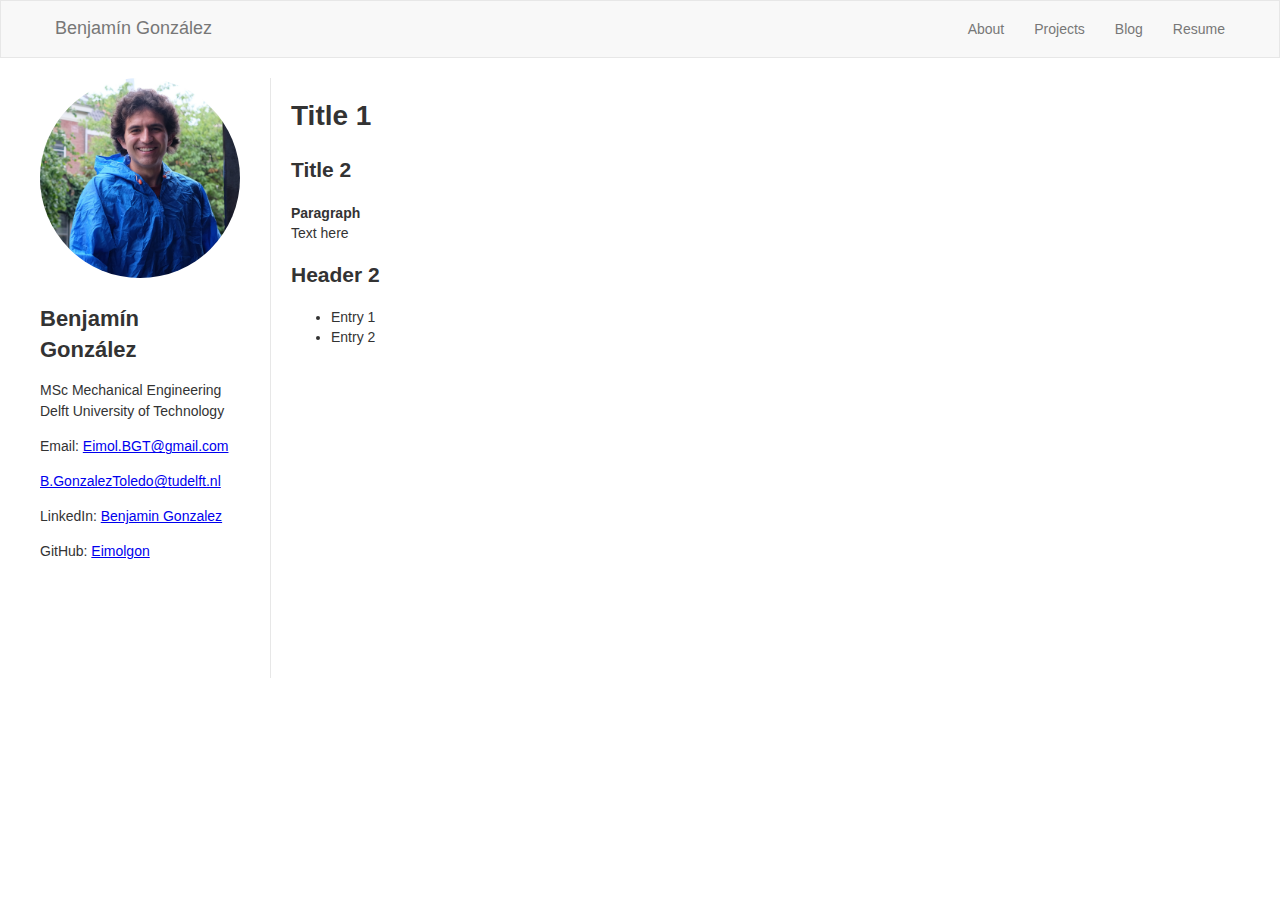
<file: index.html>
<!DOCTYPE html>
<html>
    <meta charset="UTF-8">
    <meta name="viewport" content="width=device-width, initial-scale=1">

    <head>
        <link rel="stylesheet" href="style.css">
    </head>

    <body>
        <nav class="navbar">
            <div class="navbar-inner">
                <a href="index.html" class="navbar-brand"> Benjamín González </a>
                <ul class="navbar-nav">
                    <li><a href="pages/about.html"> About </a></li>
                    <li><a href="pages/projects.html"> Projects </a></li>
                    <li><a href="pages/blog.html"> Blog </a></li>
                    <li><a href="pages/cv.html"> Resume </a></li>
                </ul>
            </div>
        </nav>
        
        <div class="page-container">
            <!-- Left Sidebar (smaller version) -->
            <div class="sidebar">
                <img src="assets/DSCF6290-cut.JPG" alt="Profile Picture">
                <h1> Benjamín González</h1>
                <p>MSc Mechanical Engineering<br>Delft University of Technology</p>
                <p>Email: <a href="mailto:eimol.bgt@gmail.com"> Eimol.BGT@gmail.com </a></p>
                <p><a href="mailto:b.gonzaleztoledo@tudelft.nl"> B.GonzalezToledo@tudelft.nl </a></p>
                <p>LinkedIn: <a href="https://www.linkedin.com/in/eimolgonzalez/"> Benjamin Gonzalez </a></p>
                <p>GitHub: <a href="https://github.com/Eimolgon"> Eimolgon </a></p>
            </div>
    
            <!-- Main Content Area -->
            <div class="main-content">
                <h1> Title 1 </h1>
                <h2> Title 2 </h2>
                <p><strong> Paragraph </strong><br>
                Text here

                <h2> Header 2 </h2>
                <ul>
                    <li> Entry 1 </li>
                    <li> Entry 2</li>
                </ul>
   

            </div>
        </div>
    </body>
</html>
</file>
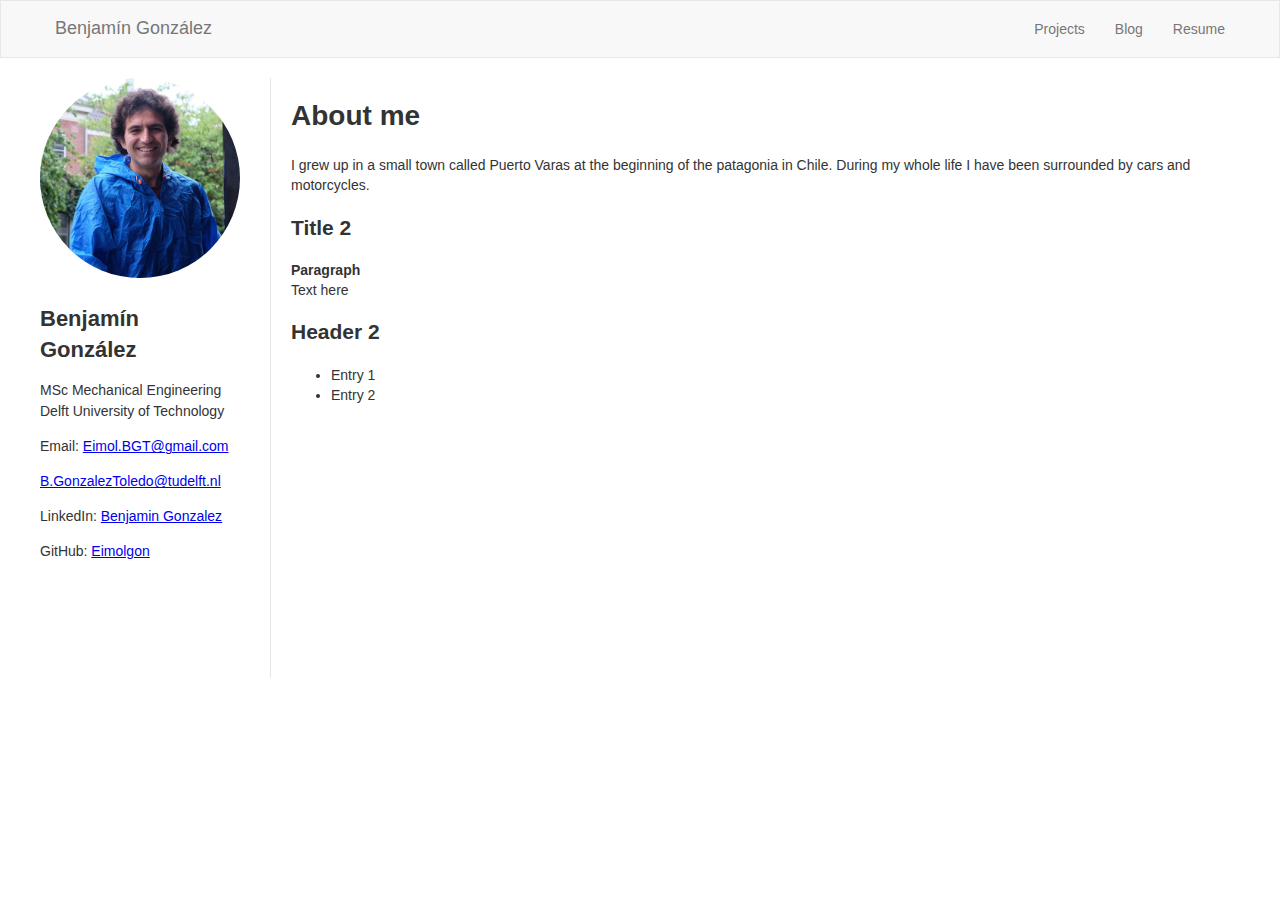
<file: pages/about.html>
<!DOCTYPE html>
<html>
    <meta charset="UTF-8">
    <meta name="viewport" content="width=device-width, initial-scale=1">

    <head>
        <link rel="stylesheet" href="../style.css">
    </head>

    <body>
        <nav class="navbar">
            <div class="navbar-inner">
                <a href="../index.html" class="navbar-brand"> Benjamín González </a>
                <ul class="navbar-nav">
                    <li><a href="../pages/projects.html"> Projects </a></li>
                    <li><a href="../pages/blog.html"> Blog </a></li>
                    <li><a href="../pages/cv.html"> Resume </a></li>
                </ul>
            </div>
        </nav>
        
        <div class="page-container">
            <!-- Left Sidebar (smaller version) -->
            <div class="sidebar">
                <img src="../assets/DSCF6290-cut.JPG" alt="Profile Picture">
                <h1> Benjamín González</h1>
                <p>MSc Mechanical Engineering<br>Delft University of Technology</p>
                <p>Email: <a href="mailto:eimol.bgt@gmail.com"> Eimol.BGT@gmail.com </a></p>
                <p><a href="mailto:b.gonzaleztoledo@tudelft.nl"> B.GonzalezToledo@tudelft.nl </a></p>
                <p>LinkedIn: <a href="https://www.linkedin.com/in/eimolgonzalez/"> Benjamin Gonzalez </a></p>
                <p>GitHub: <a href="https://github.com/Eimolgon"> Eimolgon </a></p>
            </div>
    
            <!-- Main Content Area -->
            <div class="main-content">
                <h1> About me </h1>
                <p>
                    I grew up in a small town called Puerto Varas at the beginning of the patagonia in Chile. During my whole life I have been surrounded by 
                    cars and motorcycles. 
                </p>
                <h2> Title 2 </h2>
                <p><strong> Paragraph </strong><br>
                Text here

                <h2> Header 2 </h2>
                <ul>
                    <li> Entry 1 </li>
                    <li> Entry 2</li>
                </ul>
   

            </div>
        </div>
    </body>
</html>
</file>
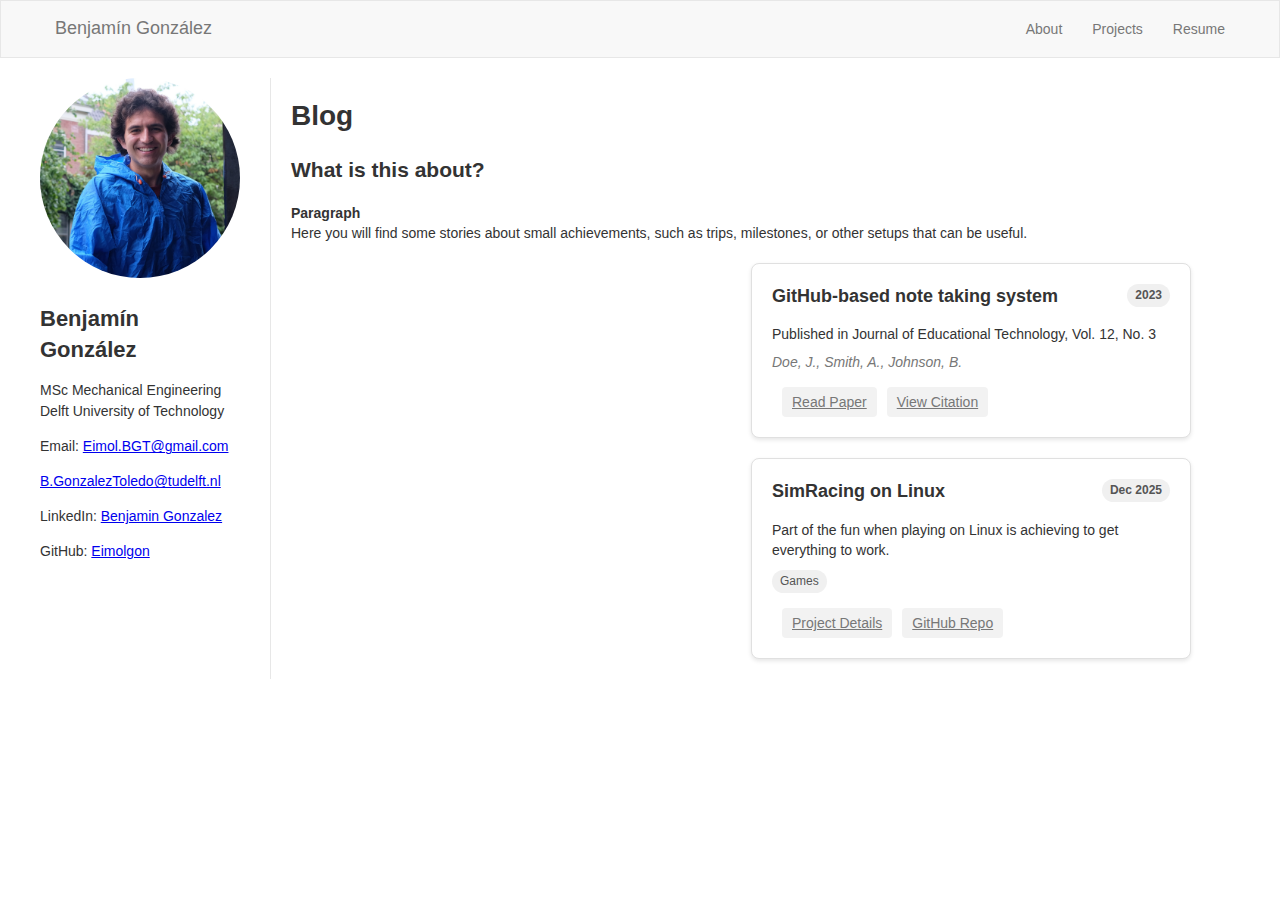
<file: pages/blog.html>
<!DOCTYPE html>
<html>
    <meta charset="UTF-8">
    <meta name="viewport" content="width=device-width, initial-scale=1">

    <head>
        <link rel="stylesheet" href="../style.css">
    </head>

    <body>
        <nav class="navbar">
            <div class="navbar-inner">
                <a href="../index.html" class="navbar-brand"> Benjamín González </a>
                <ul class="navbar-nav">
                    <li><a href="../pages/about.html"> About </a></li>
                    <li><a href="../pages/projects.html"> Projects </a></li>
                    <li><a href="../pages/cv.html"> Resume </a></li>
                </ul>
            </div>
        </nav>
        
        <div class="page-container">
            <!-- Left Sidebar (smaller version) -->
            <div class="sidebar">
                <img src="../assets/DSCF6290-cut.JPG" alt="Profile Picture">
                <h1> Benjamín González</h1>
                <p>MSc Mechanical Engineering<br>Delft University of Technology</p>
                <p>Email: <a href="mailto:eimol.bgt@gmail.com"> Eimol.BGT@gmail.com </a></p>
                <p><a href="mailto:b.gonzaleztoledo@tudelft.nl"> B.GonzalezToledo@tudelft.nl </a></p>
                <p>LinkedIn: <a href="https://www.linkedin.com/in/eimolgonzalez/"> Benjamin Gonzalez </a></p>
                <p>GitHub: <a href="https://github.com/Eimolgon"> Eimolgon </a></p>
            </div>
    
            <!-- Main Content Area -->
            <div class="main-content">
                <h1> Blog </h1>
                <h2> What is this about? </h2>
                <p><strong> Paragraph </strong><br>
                Here you will find some stories about small achievements, such as trips, milestones,
                or other setups that can be useful.

                
                <!-- Cards Container -->
                <div class="cards-container">

                    <a href="blog/note-taking.html" class="card-link-wrapper">
                        <div class="card">
                            <div class="card-header">
                                <h3>GitHub-based note taking system</h3>
                                <span class="card-year">2023</span>
                            </div>
                            <div class="card-content">
                                <p>Published in Journal of Educational Technology, Vol. 12, No. 3</p>
                                <p class="card-authors">Doe, J., Smith, A., Johnson, B.</p>
                            </div>
                            <div class="card-footer">
                            <a href="#" class="card-link">Read Paper</a>
                            <a href="#" class="card-link">View Citation</a>
                            </div>
                        </div>
                    </a>


                    <a href="blog/simracing-setup.html" class="card-link-wrapper">
                        <div class="card">
                            <div class="card-header">
                                <h3>SimRacing on Linux</h3>
                                <span class="card-year">Dec 2025</span>
                            </div>
                            <div class="card-content">
                                <p>Part of the fun when playing on Linux is achieving to get everything to work.</p>
                                <div class="card-tags">
                                    <span class="tag">Games</span>
                                </div>
                            </div>
                            <div class="card-footer">
                                <a href="#" class="card-link">Project Details</a>
                                <a href="#" class="card-link">GitHub Repo</a>
                            </div>
                        </div>
                    </a>

                </div>
                
            </div>
        </div>
    </body>
</html>
</file>
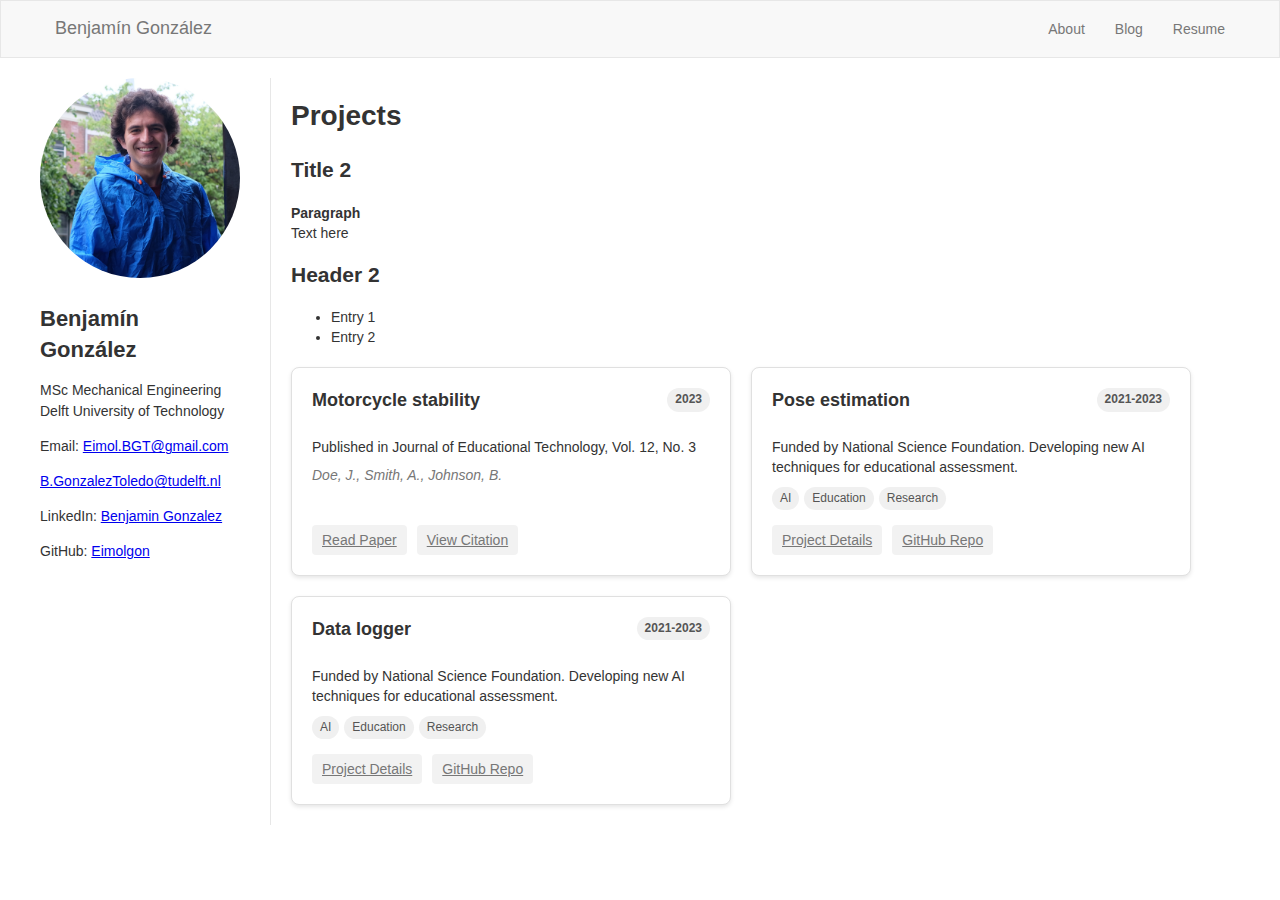
<file: pages/projects.html>
<!DOCTYPE html>
<html>
    <meta charset="UTF-8">
    <meta name="viewport" content="width=device-width, initial-scale=1">

    <head>
        <link rel="stylesheet" href="../style.css">
    </head>

    <body>
        <nav class="navbar">
            <div class="navbar-inner">
                <a href="../index.html" class="navbar-brand"> Benjamín González </a>
                <ul class="navbar-nav">
                    <li><a href="../pages/about.html"> About </a></li>
                    <li><a href="../pages/blog.html"> Blog </a></li>
                    <li><a href="../pages/cv.html"> Resume </a></li>
                </ul>
            </div>
        </nav>
        
        <div class="page-container">
            <!-- Left Sidebar (smaller version) -->
            <div class="sidebar">
                <img src="../assets/DSCF6290-cut.JPG" alt="Profile Picture">
                <h1> Benjamín González</h1>
                <p>MSc Mechanical Engineering<br>Delft University of Technology</p>
                <p>Email: <a href="mailto:eimol.bgt@gmail.com"> Eimol.BGT@gmail.com </a></p>
                <p><a href="mailto:b.gonzaleztoledo@tudelft.nl"> B.GonzalezToledo@tudelft.nl </a></p>
                <p>LinkedIn: <a href="https://www.linkedin.com/in/eimolgonzalez/"> Benjamin Gonzalez </a></p>
                <p>GitHub: <a href="https://github.com/Eimolgon"> Eimolgon </a></p>
            </div>
    
            <!-- Main Content Area -->
            <div class="main-content">
                <h1> Projects </h1>
                <h2> Title 2 </h2>
                <p><strong> Paragraph </strong><br>
                Text here

                <h2> Header 2 </h2>
                <ul>
                    <li> Entry 1 </li>
                    <li> Entry 2</li>
                </ul>
                
                <!-- Cards Container -->
                <div class="cards-container">
                <!-- Publication Card Example -->
                    <div class="card">
                        <div class="card-header">
                            <h3>Motorcycle stability</h3>
                            <span class="card-year">2023</span>
                        </div>
                        <div class="card-content">
                            <p>Published in Journal of Educational Technology, Vol. 12, No. 3</p>
                            <p class="card-authors">Doe, J., Smith, A., Johnson, B.</p>
                        </div>
                        <div class="card-footer">
                        <a href="#" class="card-link">Read Paper</a>
                        <a href="#" class="card-link">View Citation</a>
                        </div>
                    </div>

                <!-- Project Card Example -->
                    <div class="card">
                        <div class="card-header">
                            <h3>Pose estimation</h3>
                            <span class="card-year">2021-2023</span>
                        </div>
                        <div class="card-content">
                            <p>Funded by National Science Foundation. Developing new AI techniques for educational assessment.</p>
                            <div class="card-tags">
                                <span class="tag">AI</span>
                                <span class="tag">Education</span>
                                <span class="tag">Research</span>
                            </div>
                        </div>
                        <div class="card-footer">
                            <a href="#" class="card-link">Project Details</a>
                            <a href="#" class="card-link">GitHub Repo</a>
                        </div>
                    </div>

                    <div class="card">
                        <div class="card-header">
                            <h3>Data logger</h3>
                            <span class="card-year">2021-2023</span>
                        </div>
                        <div class="card-content">
                            <p>Funded by National Science Foundation. Developing new AI techniques for educational assessment.</p>
                            <div class="card-tags">
                                <span class="tag">AI</span>
                                <span class="tag">Education</span>
                                <span class="tag">Research</span>
                            </div>
                        </div>
                        <div class="card-footer">
                            <a href="#" class="card-link">Project Details</a>
                            <a href="#" class="card-link">GitHub Repo</a>
                        </div>
                    </div>

                </div>
        </div>
    </body>
</html>
</file>
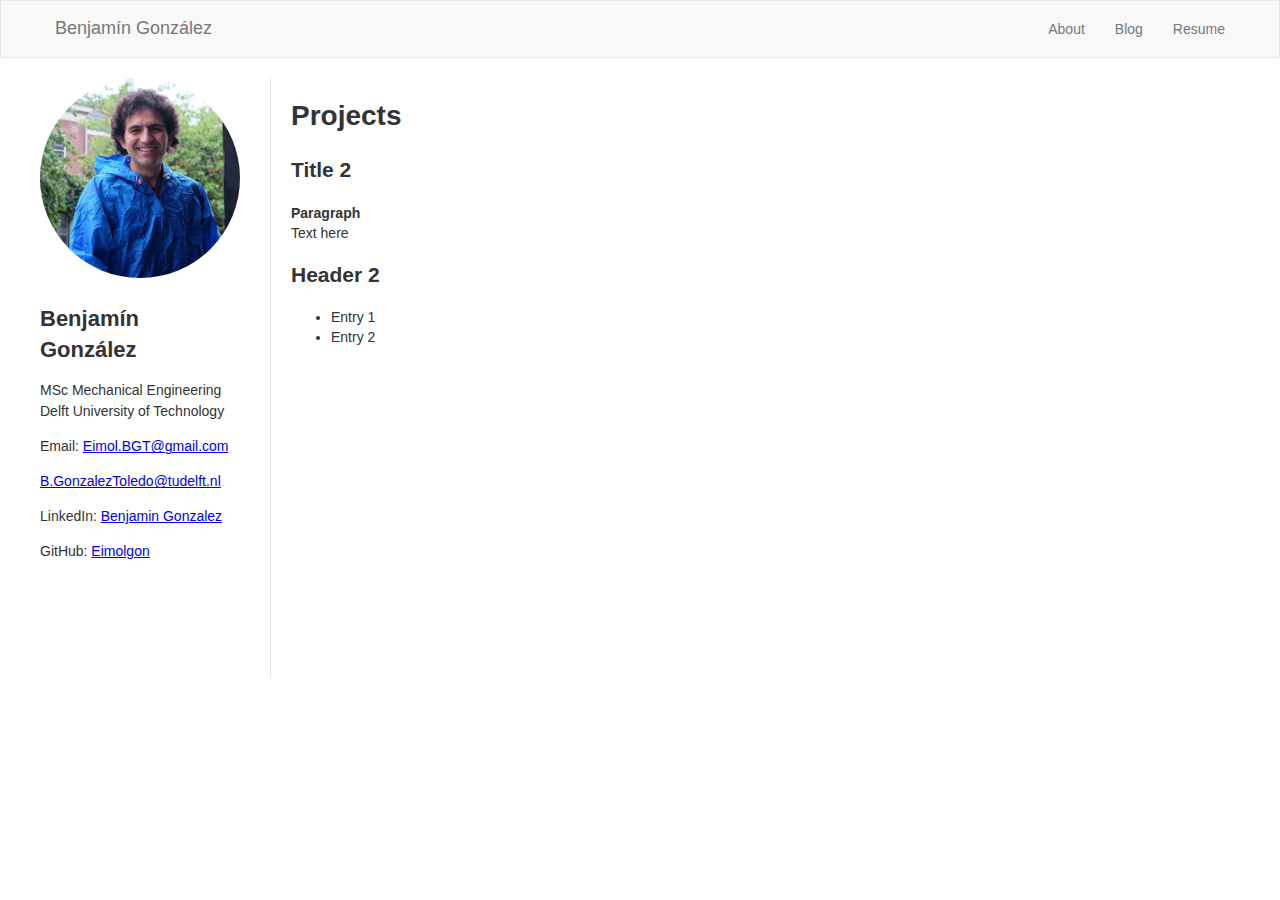
<file: pages/blog/blog_template.html>
<!DOCTYPE html>
<html>
    <meta charset="UTF-8">
    <meta name="viewport" content="width=device-width, initial-scale=1">

    <head>
        <link rel="stylesheet" href="../../style.css">
    </head>

    <body>
        <nav class="navbar">
            <div class="navbar-inner">
                <a href="../../index.html" class="navbar-brand"> Benjamín González </a>
                <ul class="navbar-nav">
                    <li><a href="../about.html"> About </a></li>
                    <li><a href="../blog.html"> Blog </a></li>
                    <li><a href="../cv.html"> Resume </a></li>
                </ul>
            </div>
        </nav>
        
        <div class="page-container">
            <!-- Left Sidebar (smaller version) -->
            <div class="sidebar">
                <img src="../../assets/DSCF6290-cut.JPG" alt="Profile Picture">
                <h1> Benjamín González</h1>
                <p>MSc Mechanical Engineering<br>Delft University of Technology</p>
                <p>Email: <a href="mailto:eimol.bgt@gmail.com"> Eimol.BGT@gmail.com </a></p>
                <p><a href="mailto:b.gonzaleztoledo@tudelft.nl"> B.GonzalezToledo@tudelft.nl </a></p>
                <p>LinkedIn: <a href="https://www.linkedin.com/in/eimolgonzalez/"> Benjamin Gonzalez </a></p>
                <p>GitHub: <a href="https://github.com/Eimolgon"> Eimolgon </a></p>
            </div>
    
            <!-- Main Content Area -->
            <div class="main-content">
                <h1> Projects </h1>
                <h2> Title 2 </h2>
                <p><strong> Paragraph </strong><br>
                Text here

                <h2> Header 2 </h2>
                <ul>
                    <li> Entry 1 </li>
                    <li> Entry 2</li>
                </ul>
   

            </div>
        </div>
    </body>
</html>
</file>
<file: style.css>
body {
    margin: 0;
    font-family: "Helvetica Neue", Helvetica, Arial, sans-serif;
    font-size: 14px;
    line-height: 1.42857143;
    color: #333;
    background-color: #fff;
}

/* Navigation Bar */
.navbar {
    border: 1px solid #e7e7e7;
    background-color: #f8f8f8;
    min-height: 50px;
    margin-bottom: 20px;
}

.navbar-inner {
    width: 100%;
    max-width: 1200px;
    margin: 0 auto;
    padding: 0 15px;
    display: flex;
    justify-content: space-between;
    align-items: center;
}

.navbar-brand {
    color: #777;
    font-size: 18px;
    padding: 15px;
    text-decoration: none;
}

.navbar-nav {
    display: flex;
    list-style: none;
    margin: 0;
    padding: 0;
}

.navbar-nav li a {
    color: #777;
    text-decoration: none;
    padding: 15px;
    display: block;
}

.navbar-nav li a:hover {
    color: #333;
    background-color: transparent;
}

.navbar-nav li a {
    position: relative; /* Needed for absolute positioning of the underline */
}

.navbar-nav li a:hover::after {
    content: '';
    position: absolute;
    width: 100%;
    height: 2px;
    bottom: 0;
    left: 0;
    background-color: #999;
}


.active a {
    color: #555 !important;
    background-color: #e7e7e7 !important;
}

/* Page Layout */
.page-container {
    max-width: 1200px;
    margin: 0 auto;
    padding: 0 15px;
    display: flex;
}

/* Sidebar - made smaller than original */
.sidebar {
    width: 200px; /* Reduced from original */
    padding-right: 30px;
    float: left;
}

.sidebar img {
    max-width: 100%;
    border-radius: 50%;
    margin-bottom: 20px;
}

.sidebar h1 {
    font-size: 22px;
    margin-top: 0;
}

.sidebar p {
    font-size: 14px;
    line-height: 1.5;
}

/* Main content area */
.main-content {
    flex: 1;
    max-width: 900px;
    padding: 0 20px;
    border-left: 1px solid #e7e7e7;
    min-height: 600px;
}

/* Responsive adjustments */
@media (max-width: 768px) {
    .page-container {
        flex-direction: column;
    }
    .sidebar {
        width: 100%;
        padding-right: 0;
        text-align: center;
    }
    .main-content {
        border-left: none;
        border-top: 1px solid #e7e7e7;
        padding-top: 20px;
    }
}


/* Cards Container */
.cards-container {
  display: grid;
  grid-template-columns: repeat(auto-fill, minmax(300px, 1fr));
  gap: 20px;
  margin: 20px 0;
}

/* Individual Card */
.card {
  background-color: #fff;
  border: 1px solid #e0e0e0;
  border-radius: 8px;
  padding: 20px;
  box-shadow: 0 2px 4px rgba(0, 0, 0, 0.1);
  transition: transform 0.3s, box-shadow 0.3s;
  display: flex;
  flex-direction: column;
}

.card:hover {
  transform: translateY(-5px);
  box-shadow: 0 5px 15px rgba(0, 0, 0, 0.1);
}

/* Card Header */
.card-header {
  display: flex;
  justify-content: space-between;
  align-items: flex-start;
  margin-bottom: 15px;
}

.card-header h3 {
  margin: 0;
  font-size: 18px;
  flex: 1;
}

.card-year {
  background-color: #f0f0f0;
  color: #555;
  padding: 3px 8px;
  border-radius: 12px;
  font-size: 12px;
  font-weight: bold;
}

/* Card Content */
.card-content {
  flex: 1;
  margin-bottom: 15px;
}

.card-content p {
  margin: 8px 0;
  font-size: 14px;
}

.card-authors {
  font-style: italic;
  color: #777;
}

/* Card Tags */
.card-tags {
  display: flex;
  flex-wrap: wrap;
  gap: 5px;
  margin-top: 10px;
}

.tag {
  background-color: #f0f0f0;
  color: #555;
  padding: 3px 8px;
  border-radius: 12px;
  font-size: 12px;
}

/* Card Footer */
.card-footer {
  display: flex;
  gap: 10px;
  margin-top: auto;
}

.card-link {
  font-size: 14px;
  color: #777;
  padding: 5px 10px;
  border-radius: 4px;
  background-color: rgba(0, 0, 0, 0.05);
  transition: background-color 0.3s;
}

.card-link:hover {
  background-color: rgba(0, 0, 0, 0.1);
  color: #333;
}

.card-link-wrapper {
  text-decoration: none;
  color: inherit;
  display: block;
}

.card-link-wrapper:focus-visible .card {
  outline: 2px solid #999;
  outline-offset: 4px;
  color: inherit;
}

.card-link-wrapper {
  color: inherit;
  text-decoration: none;
}

.card-link-wrapper:visited {
  color: inherit;
}

.card-link-wrapper:hover {
  color: inherit;
}

.card-link-wrapper:active {
  color: inherit;
}


.card {
  cursor: pointer;
}

/* Responsive Cards */
@media (max-width: 768px) {
  .cards-container {
    grid-template-columns: 1fr;
  }
}
</file>
